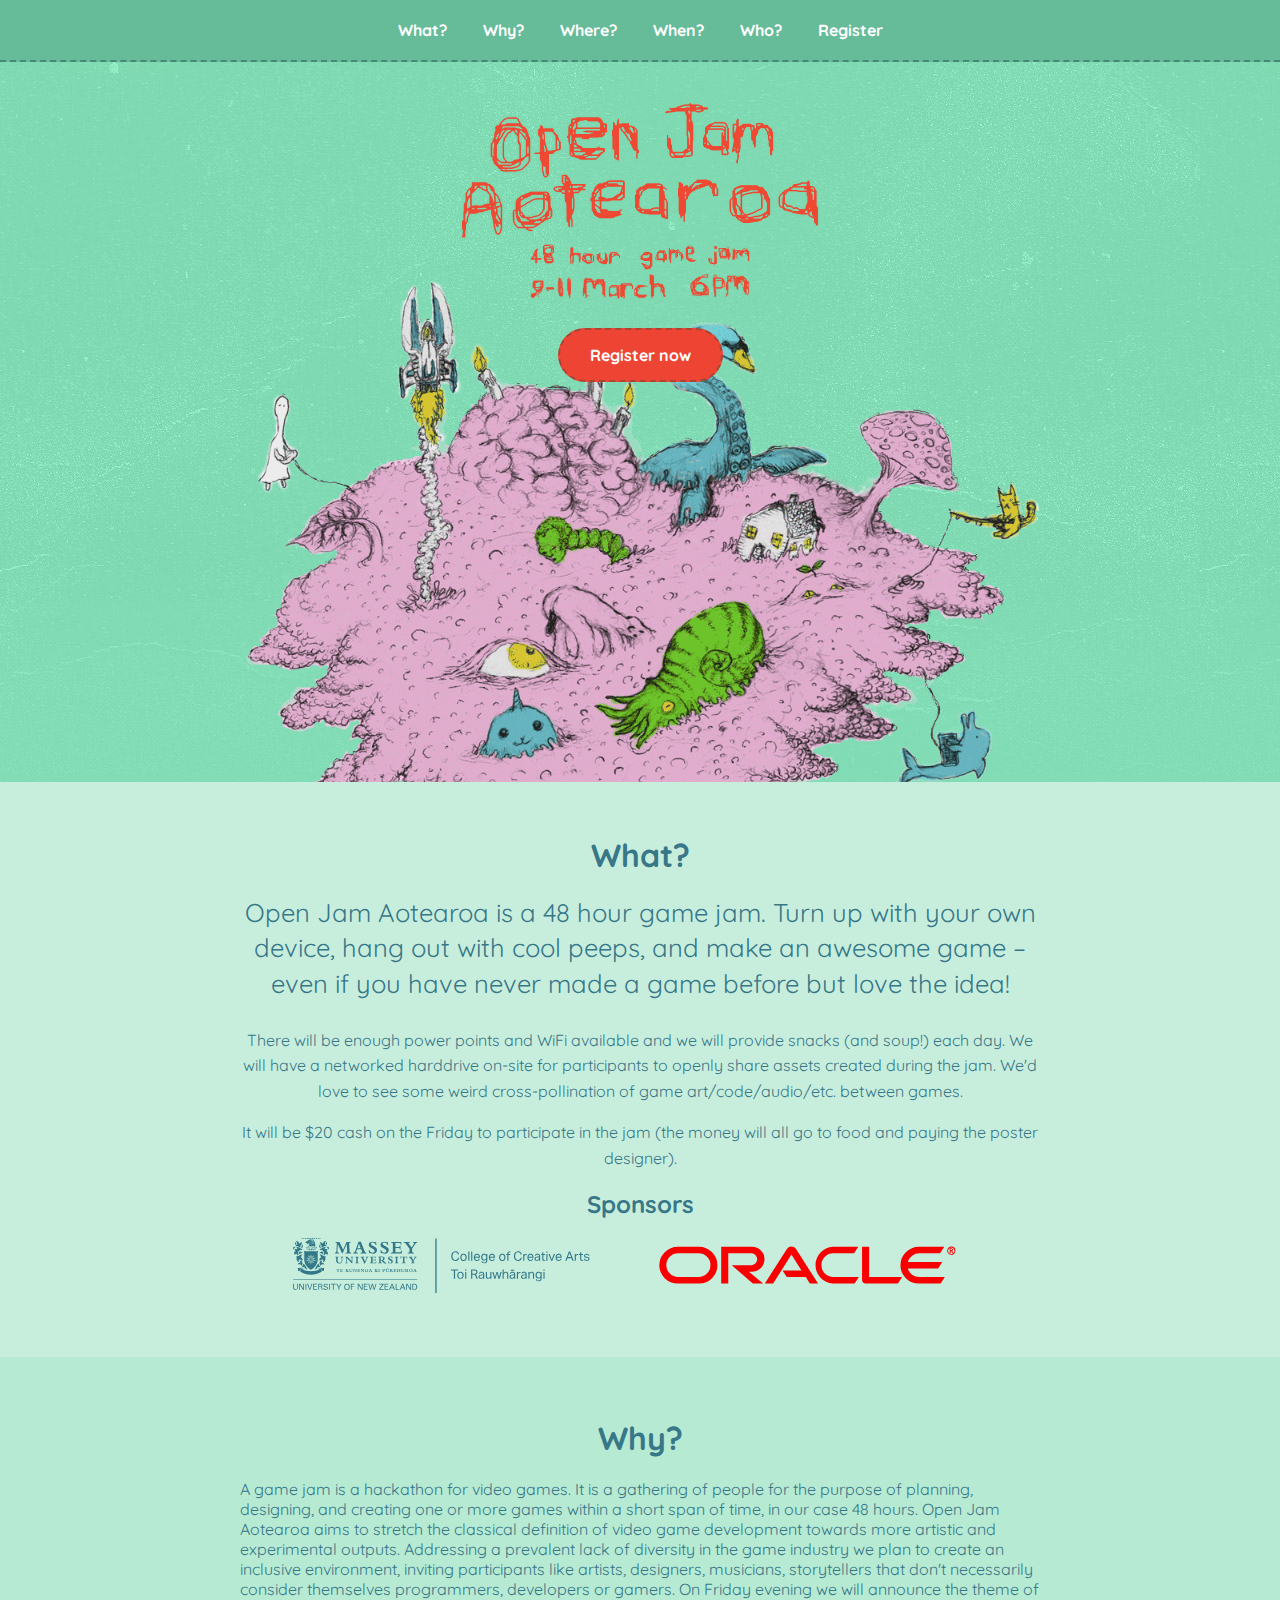
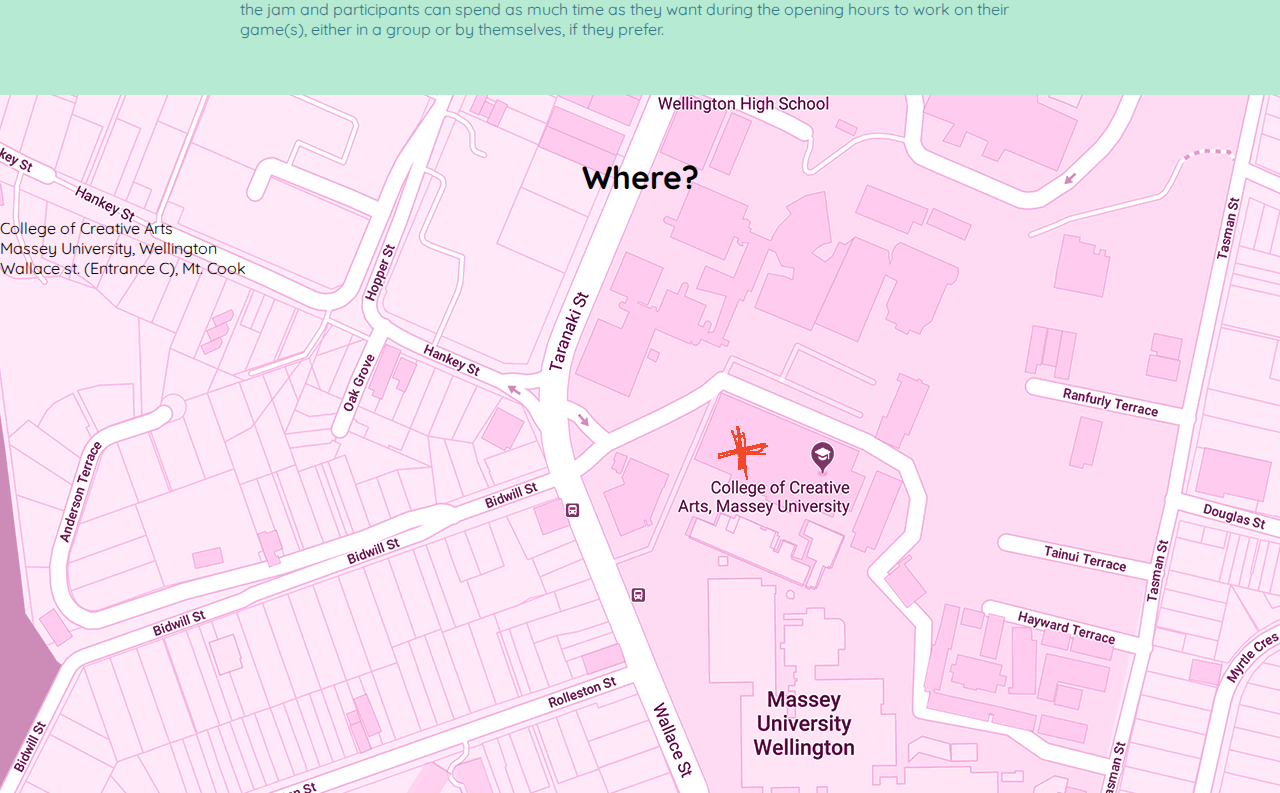
<file: openjam/index.html>
<!DOCTYPE html>

<html lang="en">

<head>
    <meta charset="utf-8">
    <title>Open Jam Aotearoa - March 9-11</title>
    <meta name="description" content="A 48 hour game jam at Massey University College of Creative Arts">
    <link rel="stylesheet" href="screen.css" />
</head>

<body>

    <div id="nav">
        What?
        Why?
        Where?
        When?
        Who?
        Register
    </div>

    <div id="header">
        <img id="logo" src="img/logo.gif" />
        <br />
        <img id="description" src="img/48_hour_game_jam.gif" />
        <br />
        <img id="date" src="img/date.gif" />
        <br />
        <div class="register_btn">Register now</div>
    </div>

    <div id="what">
        <h1>What?</h1>
        <p>
            Open Jam Aotearoa is a 48 hour game jam. Turn up with your own device, hang out with cool peeps, and make an awesome game &ndash; even if you have never made a game before but love the idea!
        </p>
        <p>
            There will be enough power points and WiFi available and we will provide snacks (and soup!) each day. We will have a networked harddrive on-site for participants to openly share assets created during the jam. We'd love to see some weird cross-pollination of game art/code/audio/etc. between games.
        </p>
        <p>
            It will be $20 cash on the Friday to participate in the jam (the money will all go to food and paying the poster designer).
        </p>
        <h2>Sponsors</h2>
        <p id="sponsor_logos">
            <img src="img/massey.svg" />
            <img src="img/oracle.svg" />
        </p>
    </div>

    <div id="why">
        <h1>Why?</h1>
        <p>
            A game jam is a hackathon for video games. It is a gathering of people for the purpose of planning, designing, and creating one or more games within a short span of time, in our case 48 hours. Open Jam Aotearoa aims to stretch the classical definition of video game development towards more artistic and experimental outputs. Addressing a prevalent lack of diversity in the game industry we plan to create an inclusive environment, inviting participants like artists, designers, musicians, storytellers that don't necessarily consider themselves programmers, developers or gamers. On Friday evening we will announce the theme of the jam and participants can spend as much time as they want during the opening hours to work on their game(s), either in a group or by themselves, if they prefer.
        </p>
    </div>

    <div id="where">
        <h1>Where?</h1>
        <p>
            College of Creative Arts<br />
            Massey University, Wellington<br />
            Wallace st. (Entrance C), Mt. Cook<br />
        </p>
<!--
    </div>

    <div id="when">
        <h1>When?</h1>
        <h2>Fri Mar 9, 6 PM &ndash; Sun Mar 11, 8 PM</h2>

        <h3>Friday</h3>
        <ul>
            <li><b>6.00 PM</b> &ndash; Doors open</li>
            <li><b>6.30 PM</b> &ndash; Theme announcement &amp; Jam Kickoff</li>
            <li><b>1.00 AM</b> (Saturday) &ndash; Vacating the premises and have a good night's sleep</li>
        </ul>

        <h3>Saturday</h3>
        <ul>
            <li><b>8.00 AM</b> &ndash; Doors re-open</li>
            <li><b>1.00 AM</b> (Sunday) &ndash; Vacating the premises and have a good night's sleep</li>
        </ul>

        <h3>Sunday</h3>
        <ul>
            <li><b>8.00 AM</b> &ndash; Doors re-open</li>
            <li><b>6.30 PM</b> &ndash; Jam ends</li>
            <li><b>7.00 PM</b> &ndash; Gameplay</li>
            <li><b>8.00 PM</b> &ndash; Prizes &amp; Wrap-Up</li>
        </ul>
    </div>

    <div id="who">
        <h1>Who?</h1>
        <p>
            Open Jam Aotearoa aims to be an open event for participants from all backgrounds and skill levels who are keen to spend a weekend together with like-minded creative people to develop games. We are especially inviting people who do not consider themselves traditional game developers and who can bring new perspectives, stories and skills to the jam.
        </p>
        <p>
            Participants do not need to be part of a team to be involved, they can attend and contribute their skills to any other project at the jam freely.
        </p>
    </div>

    <div id="footer">
        <img src="img/icon-twitter.svg" />
        <img src="img/icon-facebook.svg" />
        <img src="img/icon-itch.svg" />
    </div>

</body>

</html>
</file>
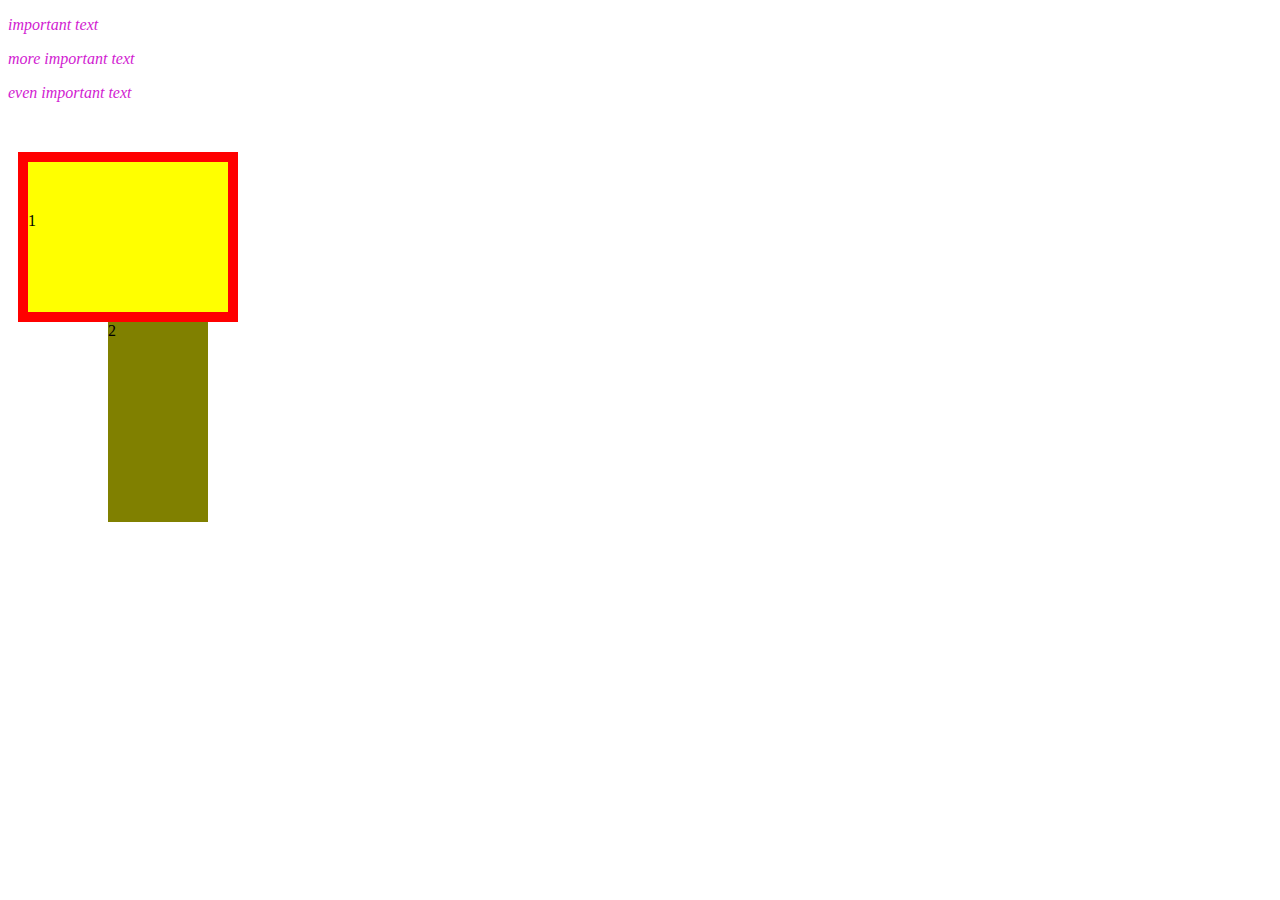
<file: styles.html>
<!DOCTYPE html>

<html>

        <head>
            <title> Styles </title>
            <link rel="stylesheet" href="style.css" />
        </head>
       
        <body>
            <!-- comment -->
            <p class="important">important text</p>
            <p class="important">more important text</p>
            <p class="important">even important text</p>
            
            <div id="box1"> 1 </div>
            <div id="box2"> 2 </div>
            
        </body>
    
</html>
</file>
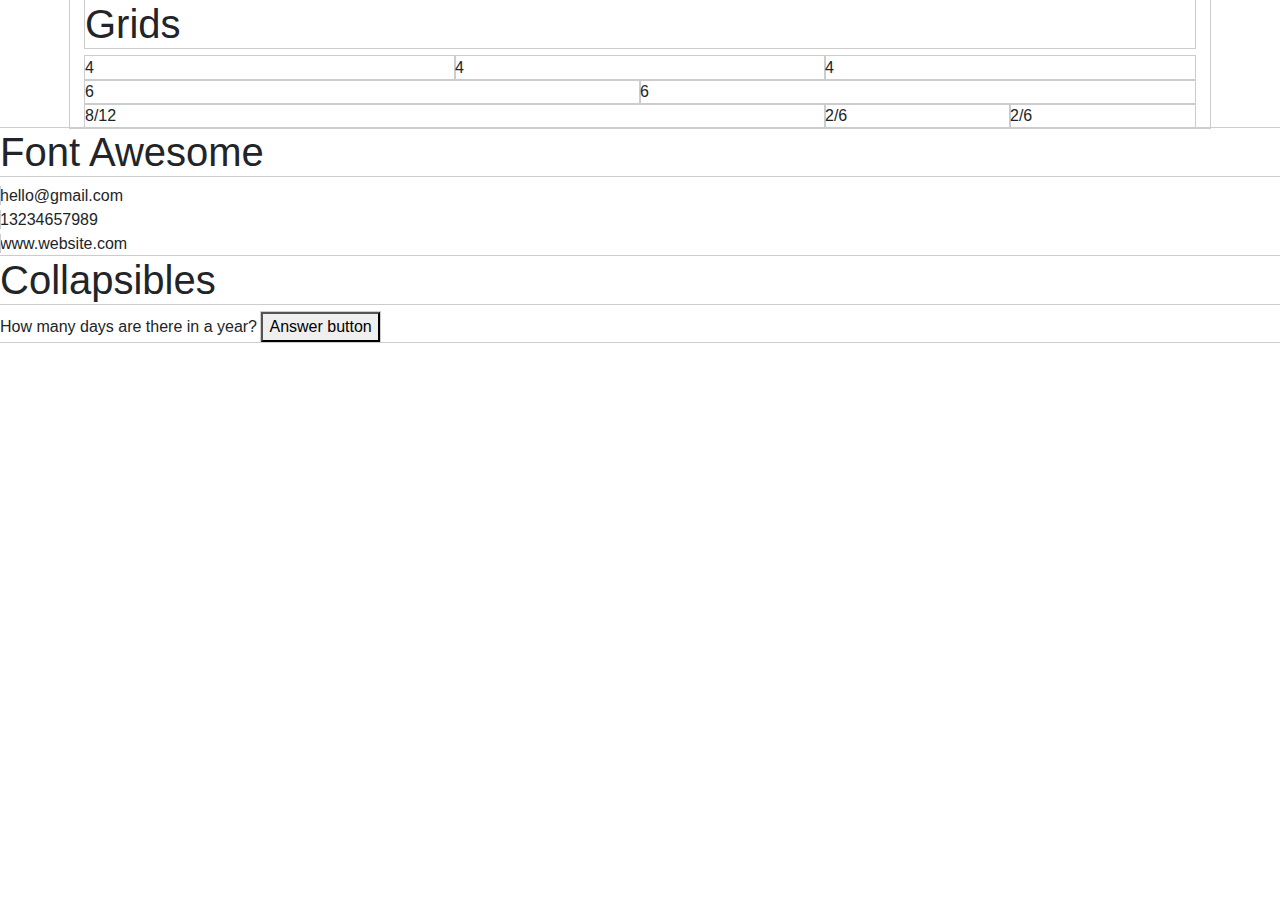
<file: bootstrap/layout1.html>
<!DOCTYPE html>

<html>
 
    <head>
        <meta charset="utf-8" />
        <title>Bootstrap</title>
        <meta name="viewport" content="width=device-width, initial-scale=1" />
        <link rel="stylesheet" href="https://use.fontawesome.com/releases/v5.8.1/css/all.css" integrity="sha384-50oBUHEmvpQ+1lW4y57PTFmhCaXp0ML5d60M1M7uH2+nqUivzIebhndOJK28anvf" crossorigin="anonymous" />
        <style>
            * { outline: #CCC solid 1px; }
        </style>
        
        <link rel="stylesheet" href="css/bootstrap.min.css" />
    </head>

    <body>
        <div class="container">
            <h1>Grids</h1>
            
            <div class="row no-gutters">
                <div class="col-sm-4"> 4 </div>
                <div class="col-sm-4"> 4 </div>
                <div class="col-sm-4"> 4 </div>
            </div>
            <div class="row no-gutters">
                <div class="col-6"> 6 </div>
                <div class="col-6"> 6 </div>
            </div>
            <div class="row no-gutters">
                <div class="col-12 col-sm-8"> 8/12 </div>
                <div class="col-6 col-sm-2"> 2/6 </div>
                <div class="col-6 col-sm-2"> 2/6 </div>
            </div>
        </div>
        
        <h1>Font Awesome</h1>
        <i class="far fa-envelope" style="color: red"></i> hello@gmail.com <br/>
        <i class="fas fa-phone-square"></i>13234657989 <br />
        <i class="fas fa-globe"></i> www.website.com <br />
        
        <h1>Collapsibles</h1>
        
        How many days are there in a year?
        <button data-toggle="collapse" data-target="#answer"> Answer button </button>
        
        <div id="answer" class="collapse">
            365.2422
        </div>
        
        <script
            src="http://code.jquery.com/jquery-3.4.1.min.js"
            integrity="sha256-CSXorXvZcTkaix6Yvo6HppcZGetbYMGWSFlBw8HfCJo="
            crossorigin="anonymous"></script>
        <script src="js/bootstrap.min.js"></script>
    
    </body>
</html>
</file>
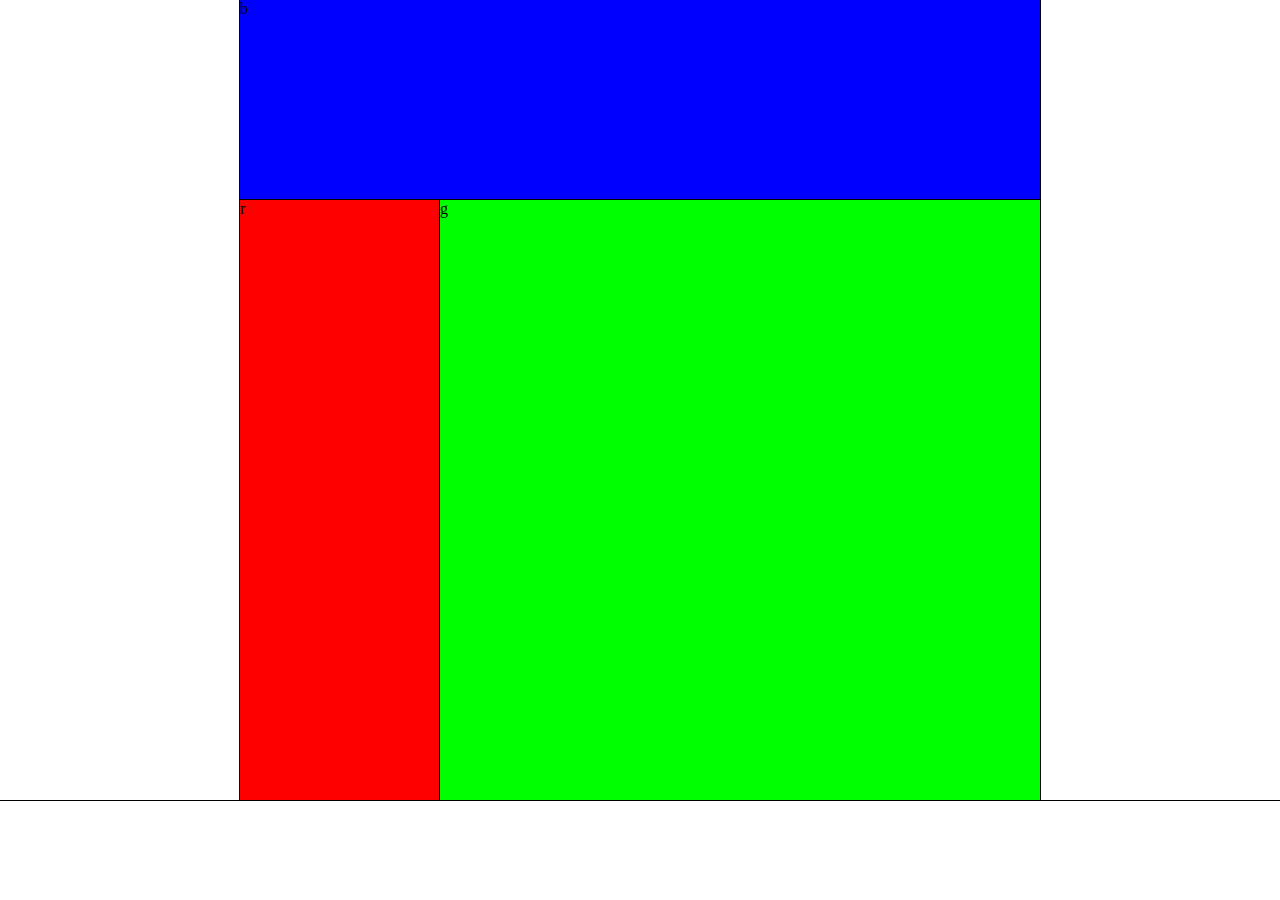
<file: css_layouts/layout1.html>
<!DOCTYPE html>

<html>
    
    <head>
        <title>layout 1</title>
        <style>
        * {
            outline: 1px solid black;
        }
        
        body {
            margin: 0;
        }
            
        #container {
            display: grid;
            grid-template-columns: 1fr 1fr 1fr 1fr;
            max-width: 800px;
            margin-left:auto;
            margin-right:auto;
        }
        
        #blue {
            background-color: blue;
            grid-column: 1/5;
            height: 200px;
        }
            
        #red {
            background-color: red;
            height: 600px;
        }
            
        #green {
            background-color: lime;
            grid-column: 2/5;
        }
        </style>
    </head>

    <body>
        <div id="container">
            <div id="blue"> b </div>
            <div id="red"> r </div>
            <div id="green"> g </div>
    </body>
    
</html>
</file>
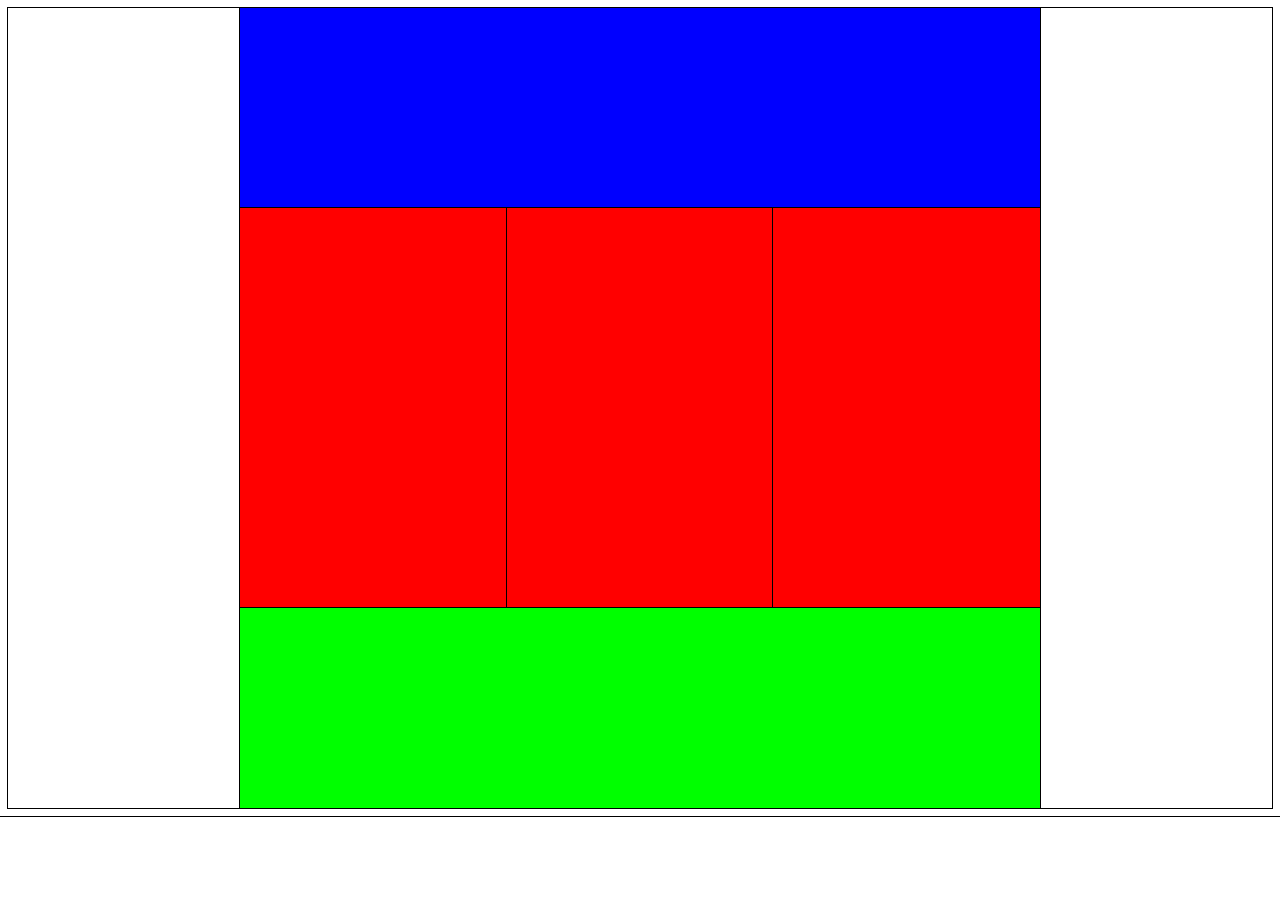
<file: css_layouts/layout2.html>
<!DOCTYPE html>

<html>
    
    <head>
        <title>layout 2</title>
        <style>
            * {
                outline: 1px solid black;
            }
            #container {
                display: grid;
                grid-template-columns: 1fr 1fr 1fr;
                margin: auto;
                max-width: 800px;
            }
            
            #blue {
                background-color: blue;
                grid-column: 1/4;
                height: 200px;
            }
            .red {
                background-color: red;
                height: 400px;
            }
            #green {
                background-color: lime;
                grid-column: 1/4;
                height: 200px;
            }
        </style>
    </head>

    <body>
        <div id="container">
            <div id="blue"></div>
            <div class="red"></div>
            <div class="red"></div>
            <div class="red"></div>
            <div id="green"></div>  
        </div>   
    </body>
    
</html>
</file>
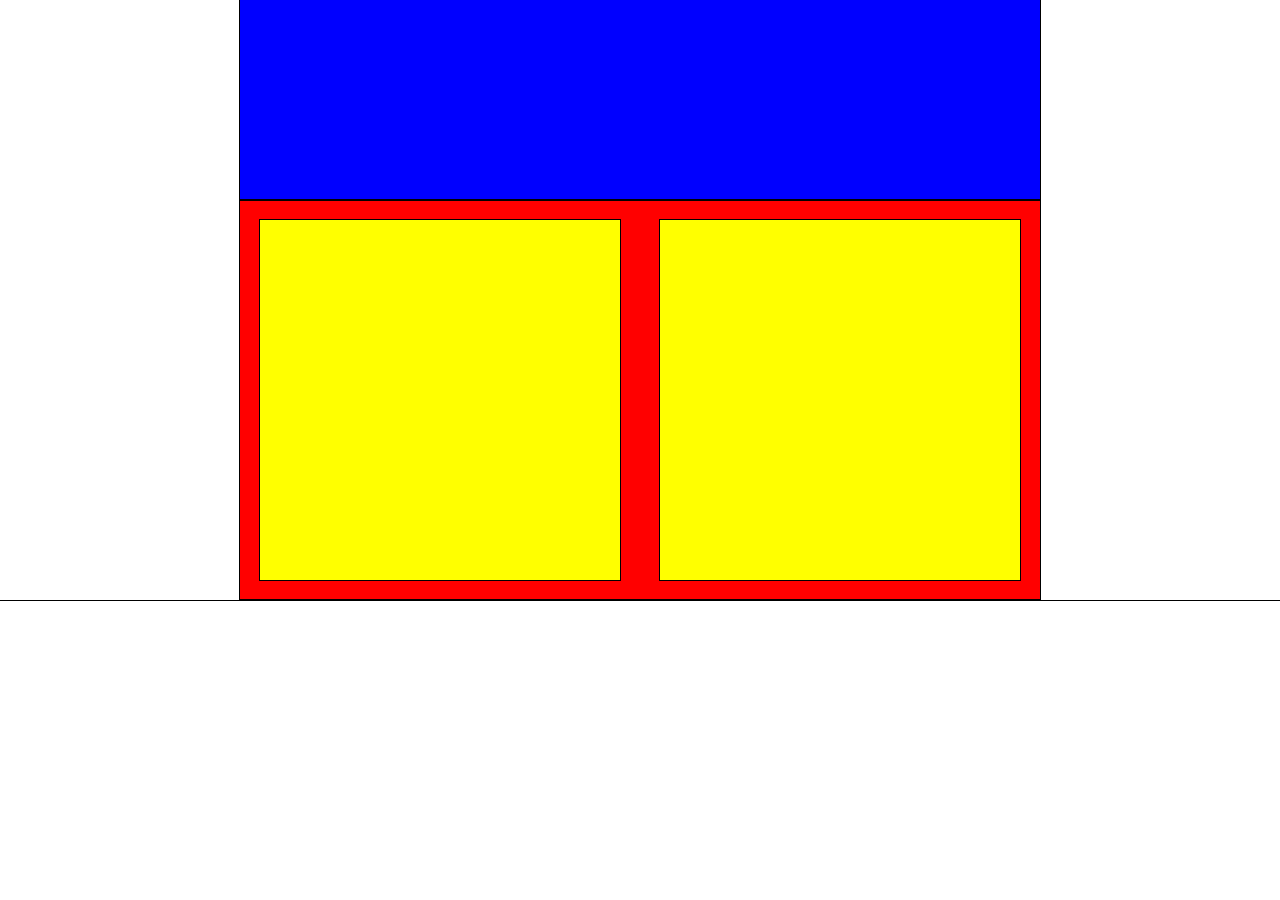
<file: css_layouts/layout3.html>
<!DOCTYPE html>

<html>
    
    <head>
        <title>layout 3</title>
        <style>
            * {
                outline: 1px solid black;
            }
      
            body {
                margin: 0
            }
            
            #container {
                margin: auto;
                max-width: 800px;
            }
            
            #blue {
                background-color: blue;
                height: 200px;
            }
            #red {
                background-color: red;
                display: grid;
                grid-template-columns: 1fr 1fr;
                height: 400px;
            }
            .yellow {
                background-color: yellow;
                margin: 20px
            }
        </style>
    </head>

    <body>
        <div id="container">
            <div id="blue"></div>
            <div id="red">
                <div class="yellow"></div>
                <div class="yellow"></div>
            </div>    
            <div id="green"></div>
        </div>   
    </body>
    
</html>
</file>
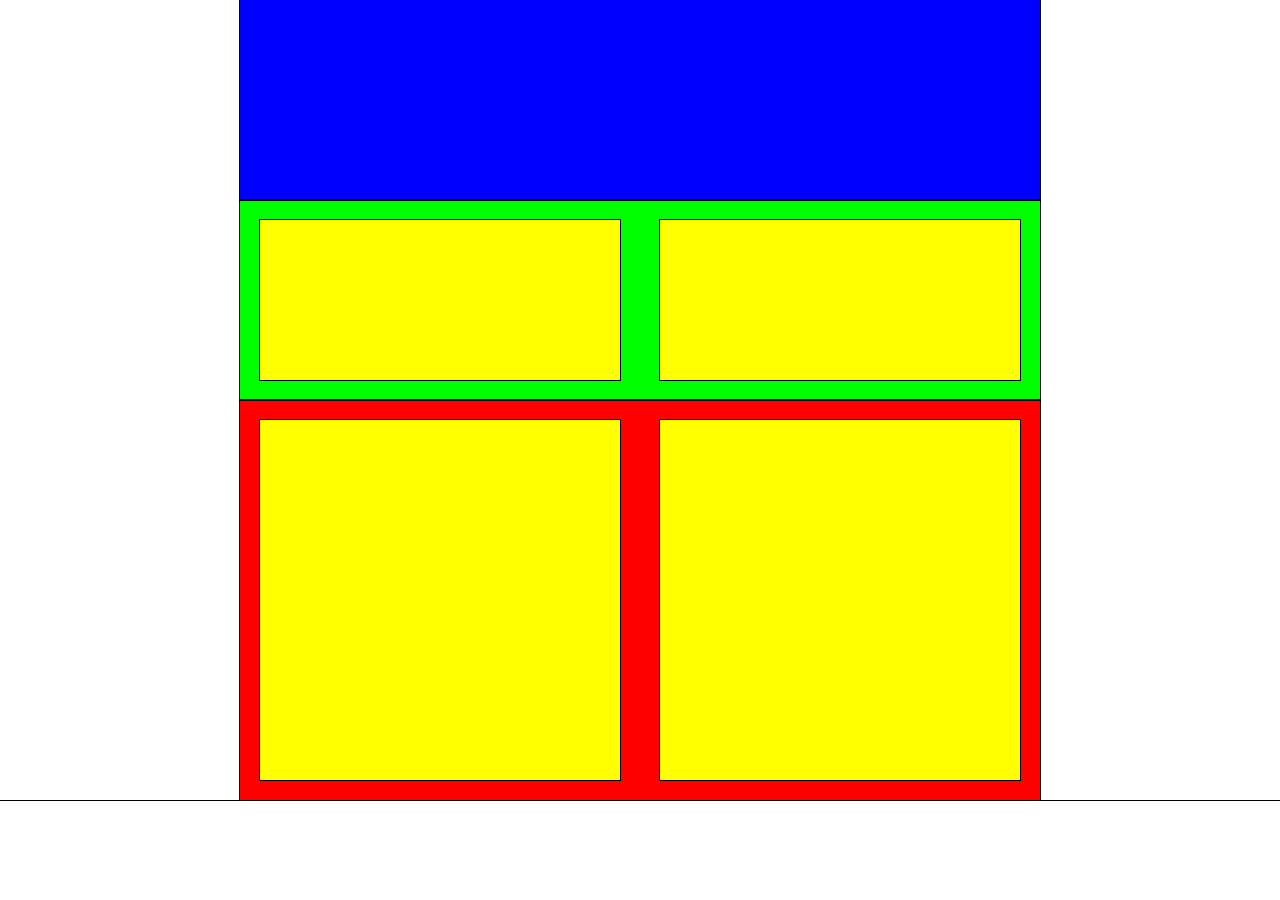
<file: css_layouts/layout4.html>
<!DOCTYPE html>

<html>
    
    <head>
        <title>layout 4</title>
        <style>
            * {
                outline: 1px solid black;
            }
            
            body {
                margin: 0;
            }
            
            #container {
                margin: auto;
                max-width: 800px;
            }
            
            #blue {
                background-color: blue;
                height: 200px;
            } 
            #green {
                background-color: lime;
                display: grid;
                grid-template-columns: 50% 50%;
                height: 200px;
            }
            .yellow {
                background-color: yellow;
                margin: 20px;
            }
            
            #red {
                background-color: red;
                display: grid;
                grid-template-columns: 50% 50%;
                height: 400px;
            }
            .yellow2 {
                background-color: yellow;
                margin: 20px;
            }
             
        </style>
    </head>

    <body>
        
        <div id="container">
            
            <div id="blue"></div>
            
            <div id="green">
                <div class="yellow"></div>
                <div class="yellow"></div>
            </div>   

            <div id="red">
                <div class="yellow2"></div>
                <div class="yellow2"></div>
            </div>
            
        </div> 
        
    </body>
    
</html>
</file>
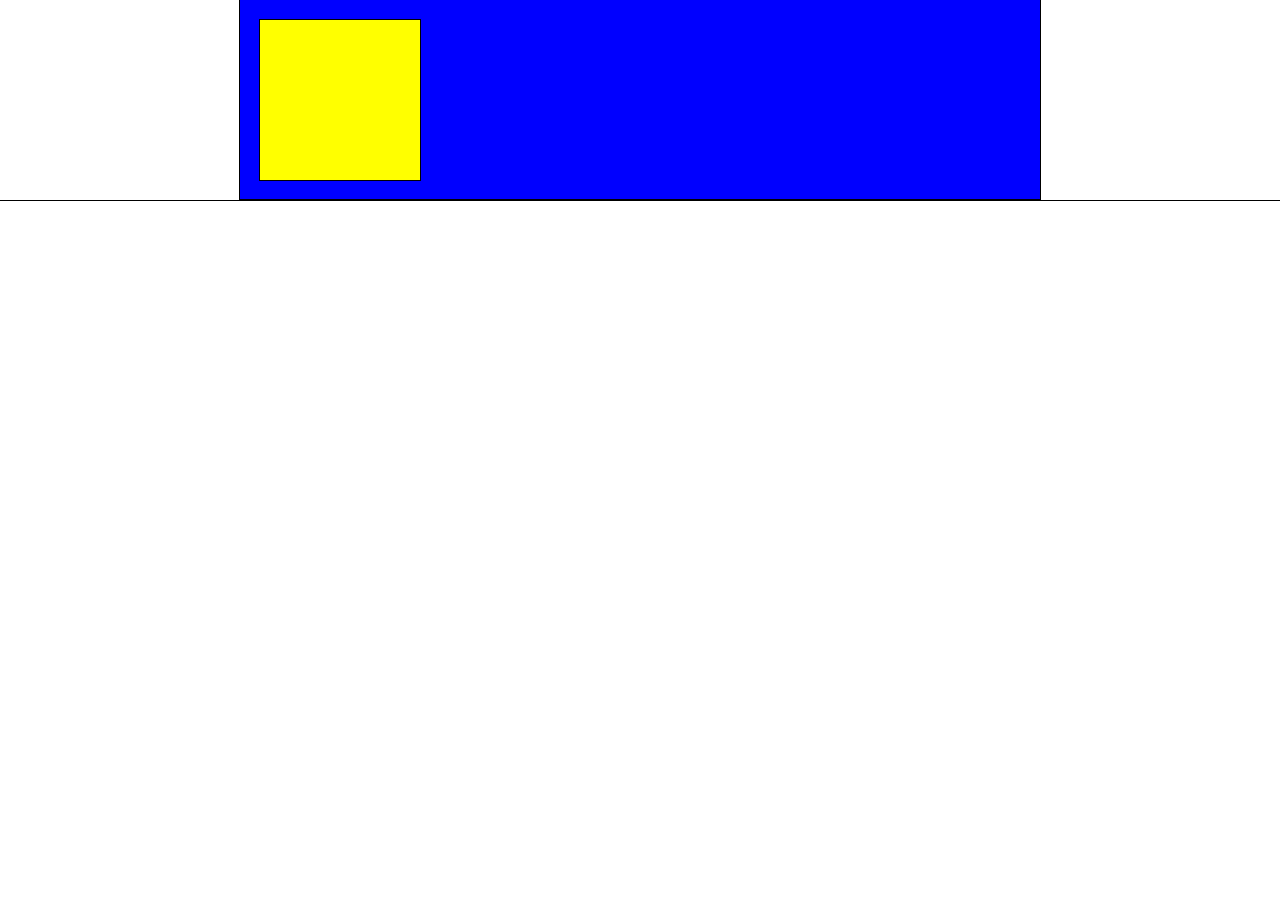
<file: css_layouts/layout5.html>
<!DOCTYPE html>

<html>
    
    <head>
        <title>layout 5</title>
        <style>
            * {
                outline: 1px solid black;
            }
            
            body {
                margin: 0;
            }
            
            #container {
                margin: auto;
                max-width: 800px;
            }
            
            #blue {
                background-color: blue;
                height: 200px;
                display: grid;
                grid-template-columns: 25%;
            }
            
            .yellow {
                background-color: yellow;
                margin: 20px;
                
            }
            
            
        </style>
    </head>

    <body>
        
        <div id="container">
            
            <div id="blue">
                <div class="yellow"></div>
            </div>
            
            <div id="red">
                <div class="yellow1"></div>
                <div class="yellow1"></div>
            </div>   

            <div id="green">
            </div>
            
        </div> 
        
    </body>
    
</html>
</file>
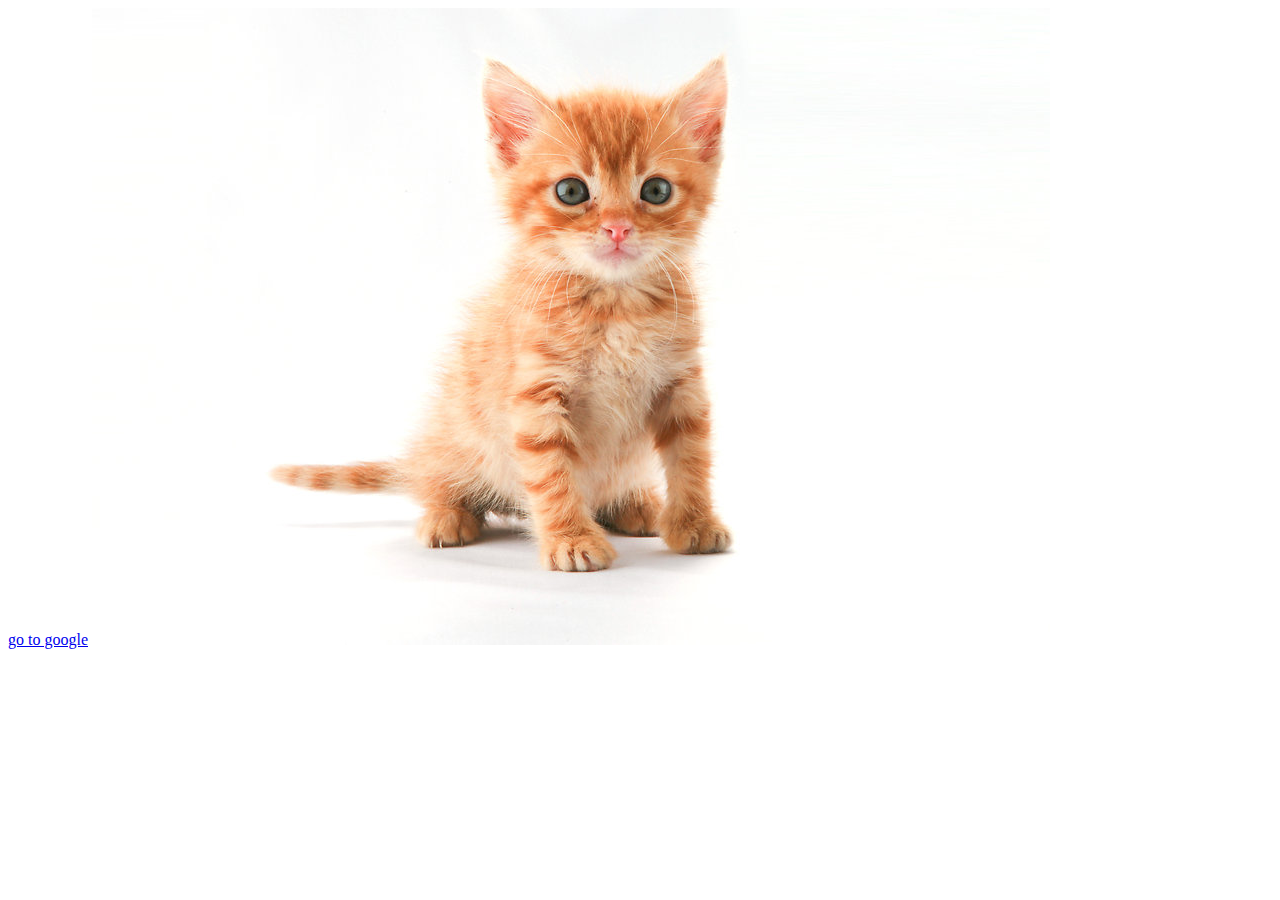
<file: Images/images.html>
<!DOCTYPE html>

<html>

    <head>
        <title> Images </title>
        <style>
            
        </style>
    </head>
       
        <body>
            
            <a href="http://google.com">go to google</a>
            
            <img src="cat.png" alt="cute kitten" />
          
        </body>
    
</html>
</file>
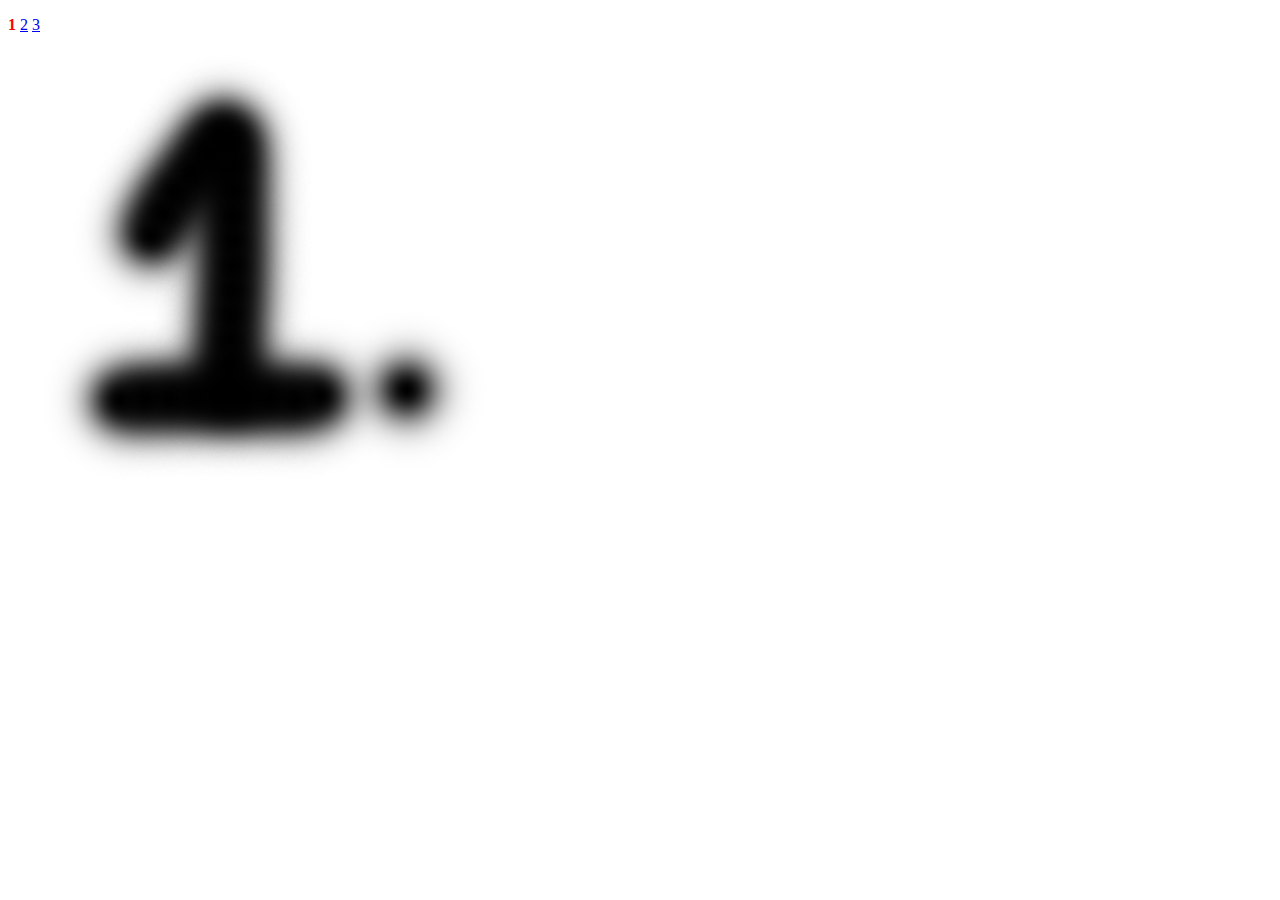
<file: Mini_Website/1.html>
<!DOCTYPE html>

<html>

    <head>
        <title> Mini Website </title>
        <style>
            .selected {
                color: red;
                font-weight: bold;
            }
        </style>
    </head>
       
    <body>
            
        <p>
            <a class="selected">1</a>
            <a href="2.html">2</a>
            <a href="3.html">3</a>
        </p>
            
        <img src="img/1.png"/>
        
        
    </body>
    
</html>
</file>
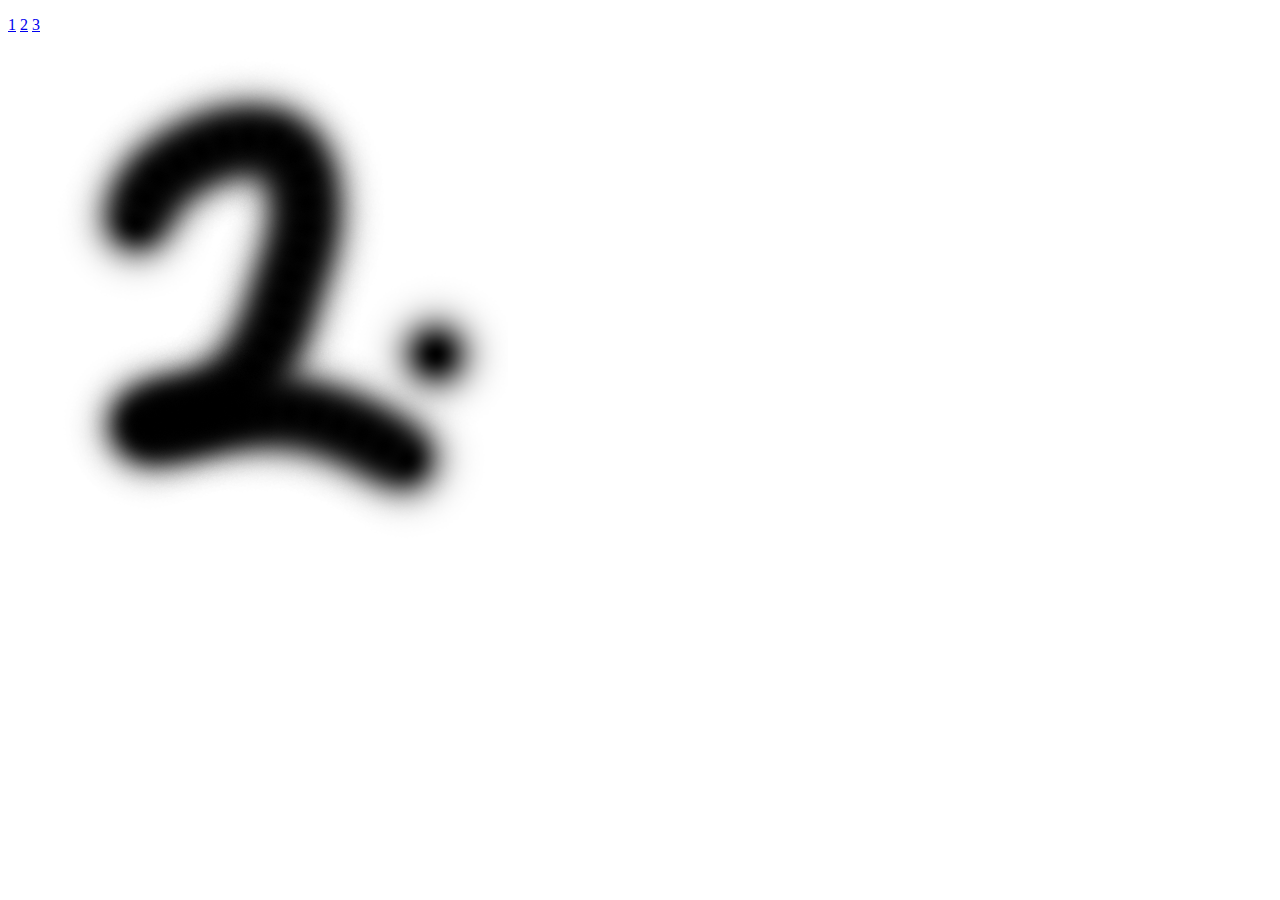
<file: Mini_Website/2.html>
<!DOCTYPE html>

<html>

    <head>
        <title> Mini Website </title>
        <style>
            .selected {
                color: red;
                font-weight: bold;
            }
        </style>
    </head>
       
    <body>
            
        <p>
            <a href="1.html">1</a>
            <a href="selected">2</a>
            <a href="3.html">3</a>
        </p>
            
        <img src="img/2.png"/>
        
        
    </body>
    
</html>
</file>
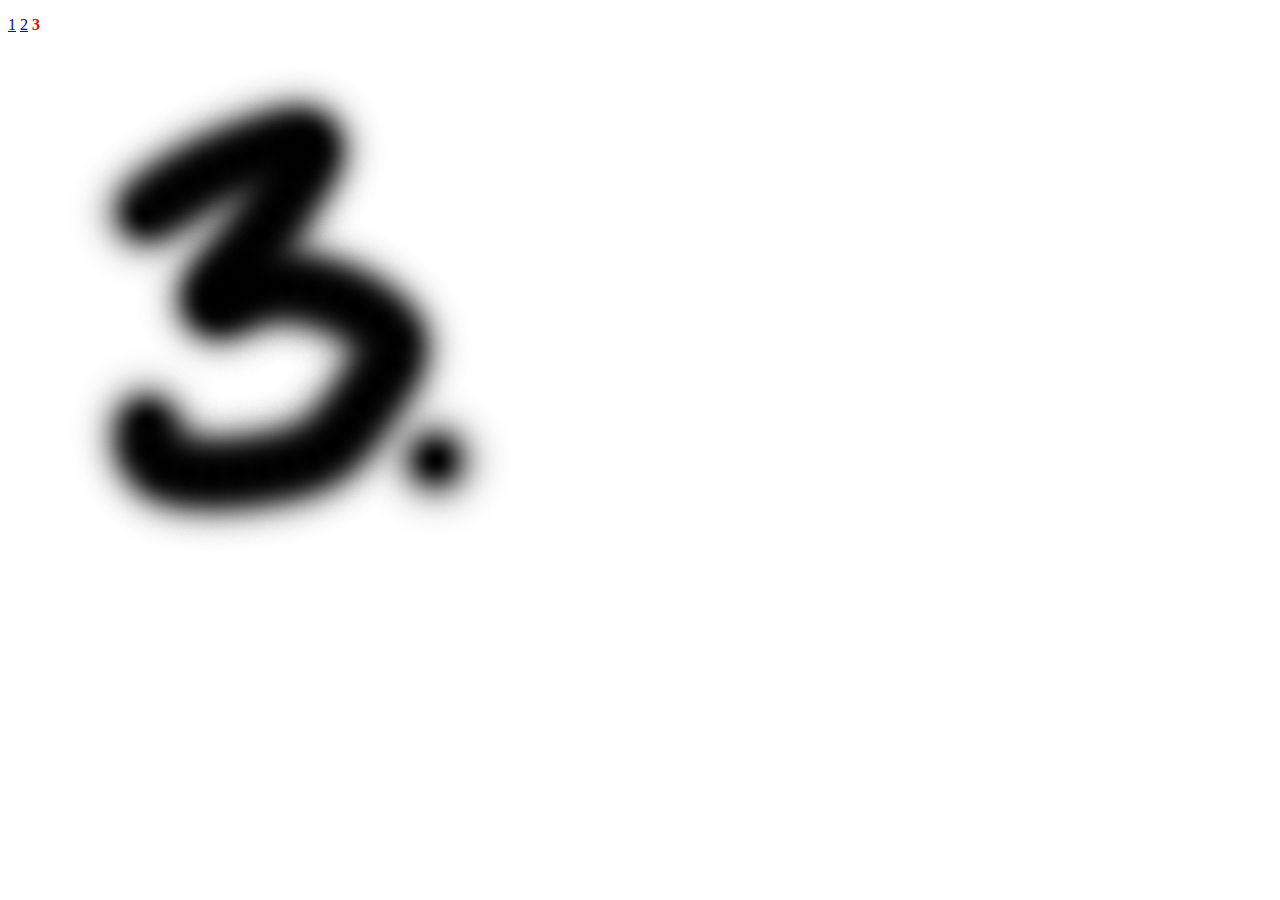
<file: Mini_Website/3.html>
<!DOCTYPE html>

<html>

    <head>
        <title> Mini Website </title>
        <style>
            .selected {
                color: red;
                font-weight: bold;
            }
        </style>
    </head>
       
    <body>
            
        <p>
            <a href="1.html">1</a>
            <a href="2.html">2</a>
            <a class="selected">3</a>
        </p>
            
        <img src="img/3.png"/>
        
        
    </body>
    
</html>
</file>
<file: openjam/screen.css>
@import url('https://fonts.googleapis.com/css?family=Quicksand:400,700');

d* { outline: red 1px solid; } 

body {
    background-color: #82DDB5;
    background-image: url('img/illustration.gif'), url('img/texture.jpg');
    background-position: center 280px, left top;
    background-repeat: no-repeat, repeat-x;
    background-size: 800px, auto;
    font-family: 'Quicksand', sans-serif;
    margin: 0;
}

#nav {
    background-color: #6B9;
    border-bottom: 2px dashed #487;
    color: white;
    font-weight: bold;
    padding: 20px 0;
    text-align: center;
    word-spacing: 2em;
}

#header {
    text-align: center;
    margin-top: 40px;
}

#logo {
    width: 360px;
}

#description, #date {
    width: 220px;
}

.register_btn {
    background-color: #E43;
    border: 2px dashed #A43;
    border-radius: 2em;
    color: #FFF;
    cursor: pointer;
    display: inline-block;
    font-weight: bold;
    margin-top: 25px;
    padding: 15px 30px;
}

#what {
    background-color: #c7eedd;
    padding-top: 40px;
    padding-bottom: 40px;
    margin-top: 400px;
    color: #377788;
    line-height: 1.6em;
    text-align: center
}

#what h1, {
    width: 800px
    margin-left: auto;
    margin-right: auto;
    text-align: : center;
}

#what p {
    width: 800px;
    margin-left: auto;
    margin-right: auto;
    text-align: center;
}

#what h2, {
    width: 800px;
    margin-left: auto;
    margin-right: auto;
    text-align: : center;    
}

#what h1 + p {
    font-size: 1.6em;
    line-height: 1.4em;
}

#sponsor_logos {
    word-spacing: 30px;
}

#sponsor_logos img {
    width: 300px;
    padding-right: 30px;
}

#why {
    background-color: #b6ead3;
    text-align: center;
    padding-top: 40px;
    padding-bottom: 40px;
    color: #377788;
}

#why p {
    width: 800px;
    margin-left: auto;
    margin-right: auto;
    text-align:left
}

#where {
    background-image: url(img/map.gif);
    height: 618px;
    padding-top: 40px;
    padding-bottom: 40px;
}

#where h1 {
    text-align: center;
}
</file>
<file: style.css>
.important {
    color:#d11bd1;
    font-style:italic;
    font font-weight: bold;
}

#box1 {
    background-color: yellow;
    border: 10px solid red;
    height: 100px;
    margin-left: 10px;
    margin-top: 50px;
    width: 200px;
    padding-top: 50px;
}

#box2 {
    background-color: olive;
    height: 200px;
    width: 100px;
    margin-left: 100px;
}
</file>
